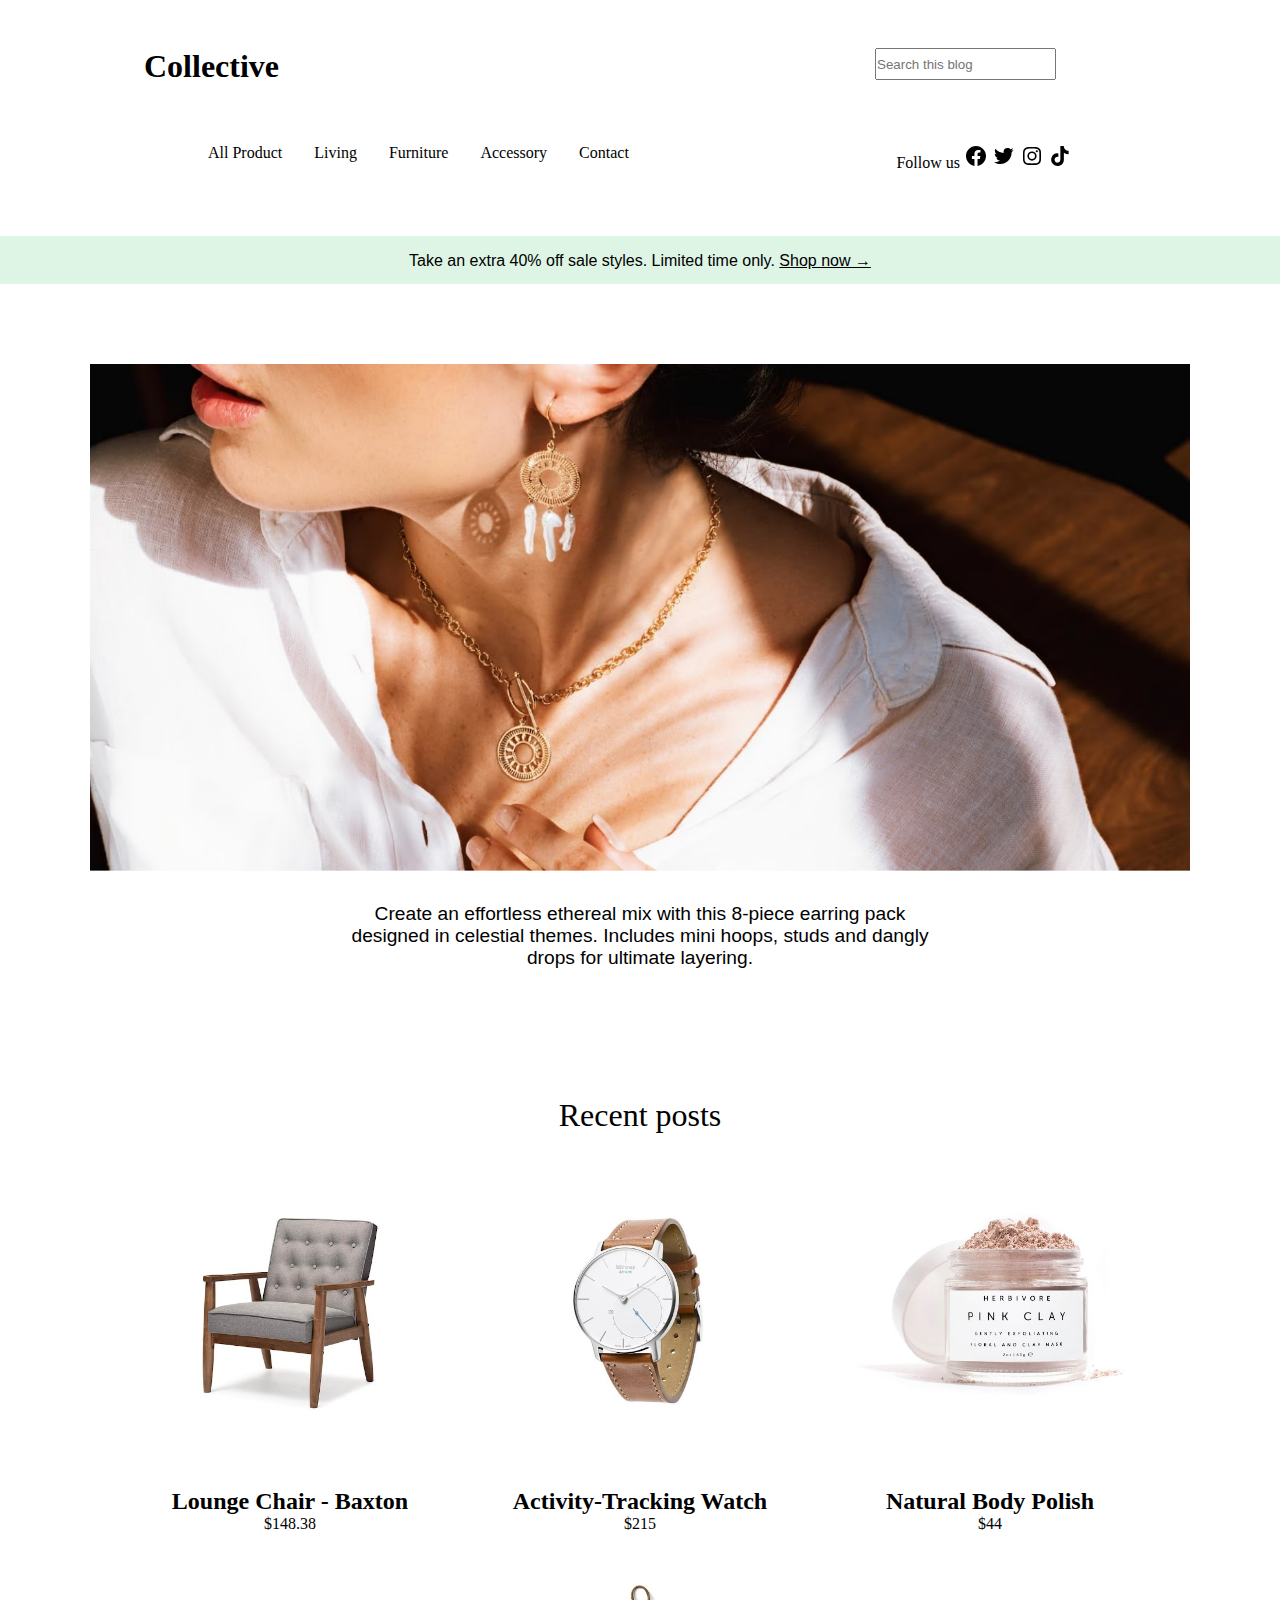
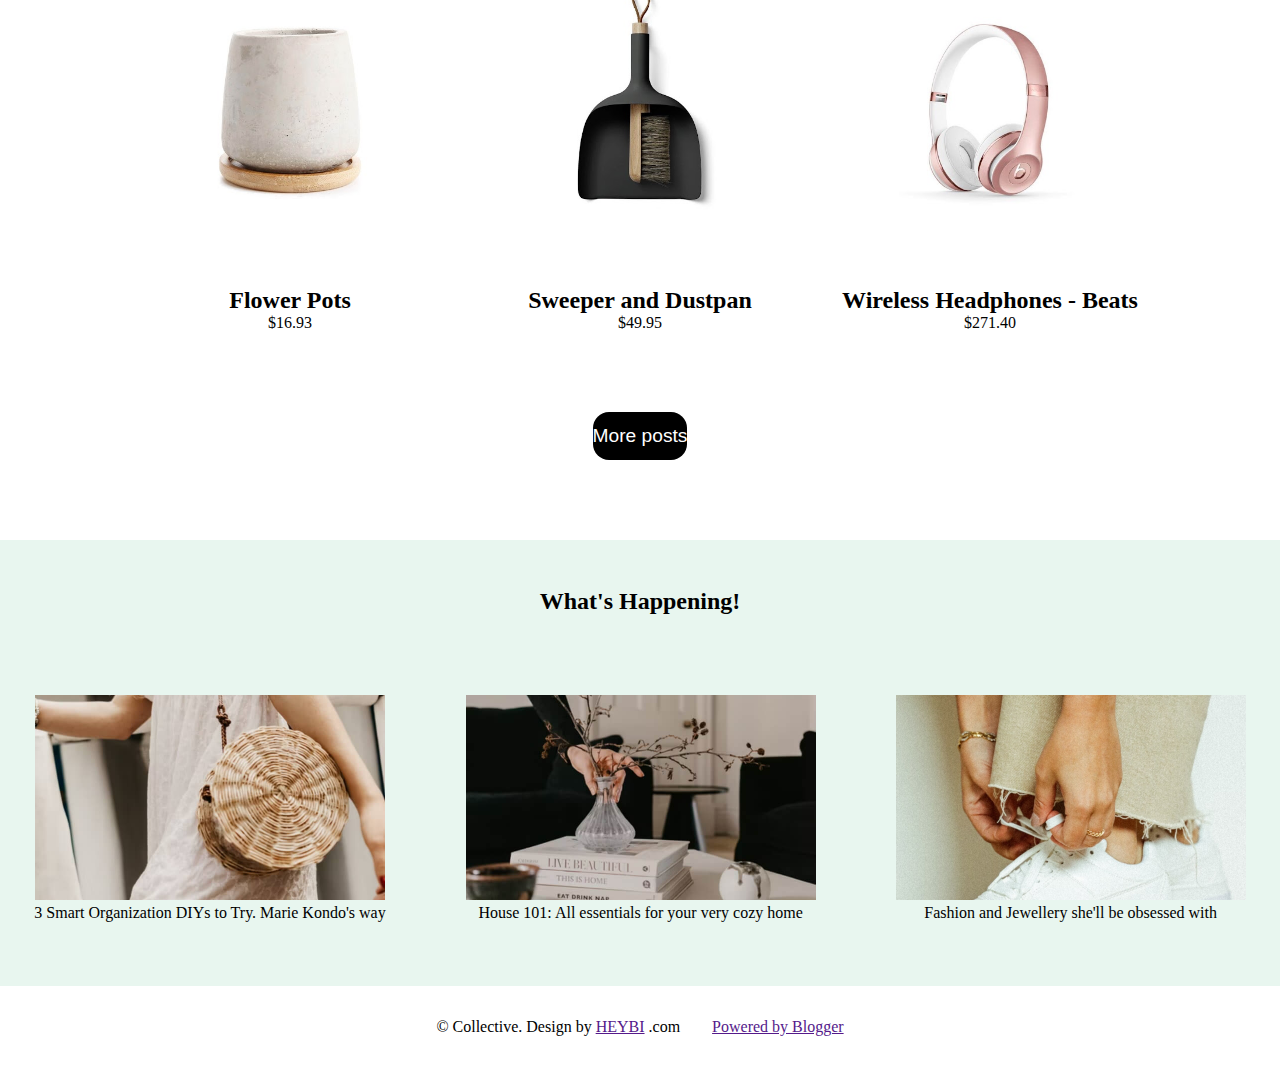
<file: index.html>
<!DOCTYPE html>
<html lang="en">

<head>
    <meta charset="UTF-8">
    <meta http-equiv="X-UA-Compatible" content="IE=edge">
    <meta name="viewport" content="width=device-width, initial-scale=1.0">
    <link rel="stylesheet" href="css/style.css">
    <title>Document</title>
</head>

<body>
    <nav>
        <div class="upper-div">
            <h2>Collective</h2>
            <input  type="text"  placeholder="Search this blog  "  >
        </div>
        <div class="a-div">
            <ul>
                <li><a href="atags/all.html">All Product</a></li>
                <li><a href="">Living</a></li>
                <li><a href="">Furniture</a></li>
                <li><a href="">Accessory</a></li>
                <li><a href="">Contact</a></li>
            </ul>
            <p>Follow us 
                <a href=""><img src="imges/bxl-facebook-circle.svg" alt=""></a>
                <a href=""><img src="imges/bxl-twitter.svg" alt=""></a>
                <a href=""><img src="imges/bxl-instagram.svg" alt=""></a>
                <a href=""><img src="imges/bxl-tiktok.svg" alt=""></a>
                
            </p>
        </div>

    </nav>

    <div class="sale">
        <p>Take an extra 40% off sale styles. Limited time only. <a href="shope">Shop now →</a> </p>
    </div>

    <div class="hero-img">
        <img src="imges/img-1.jpg" alt="">
        <p>Create an effortless ethereal mix with this 8-piece earring pack <br> designed in celestial themes. Includes
            mini hoops, studs and dangly <br> drops for ultimate layering.</p>
    </div>

    <div class="product">

        <h3>Recent posts</h3>
        <div class="contenor">
            <div>
                <a href=""><img src="imges/Sofa_01.jpg" alt=""></a>
                <h2>Lounge Chair - Baxton</h2>
                <p>$148.38</p>
            </div>
            <div>
                <a href=""><img src="imges/watch.jpg" alt=""></a>
                <h2>Activity-Tracking Watch</h2>
                <p>$215</p>
            </div>
            <div>

                <a href=""><img src="imges/Herbivore_01.jpg" alt=""></a>
                <h2>Natural Body Polish</h2>
                <p>$44</p>
            </div>
        </div>
        <div class="contaner-2">
            <div>
                <a href=""><img src="imges/Flowerpots_01 (1).jpg" alt=""></a>
                <h2>Flower Pots</h2>
                <p>$16.93</p>
            </div>
            <div>
                <a href=""><img src="imges/Sweeper_01 (1).jpg" alt=""></a>
                <h2>Sweeper and Dustpan</h2>
                <p>$49.95</p>
            </div>
            <div>
                <a href=""><img src="imges/Headphones_01 (1).jpg" alt=""></a>
                <h2>Wireless Headphones - Beats</h2>
                <p>$271.40</p>
            </div>
        </div>
        <div>
            <button class="button">More posts</button>
        </div>
    </div>

    <div class="f-div">
        <h3>What's Happening!</h3>
        <div class="fdiv">
            <div>
                <a href=""><img src="imges/img-banner-1.jpg" alt=""></a>
                <p>3 Smart Organization DIYs to Try. Marie Kondo's way</p>
            </div>
            <div>
                <a href=""><img src="imges/img-banner-2.jpg" alt=""></a>
                <p>House 101: All essentials for your very cozy home</p>
            </div>
            <div>
                <a href=""><img src="imges/img-banner-3.jpg" alt=""></a>
                <p>Fashion and Jewellery she'll be obsessed with</p>
            </div>
        </div>
    </div>

    <footer>
        <div>
            <p>© Collective. Design by <a href="">HEYBI</a> .com</p>
            <p> <a href="">Powered by Blogger</a></p>
        </div>


    </footer>


</body>

</html>
</file>
<file: css/style.css>
*{
    margin: 0;
    padding: 0;
    box-sizing: border-box;
}
body{
    width: 100;

}

/* --------------[nav bar]------------------------------------ */
nav{
    padding-top: 3rem;
    padding-left: 9rem;
    padding-right: 9rem;
    padding-bottom: 0;
    

}
.upper-div{
    display: flex;
    justify-content: space-between;
    height: 2rem;
    padding-right: 5rem;
}
.upper-div>h2{
    font-size:xx-large;
}
nav>.a-div{
    display: flex;
    flex-direction: row;
    justify-content: space-between;
    padding: 2rem;
}
.a-div>p{
    padding: 2rem;
}


nav>.a-div>ul{
    list-style: none;
    display: flex;
    flex-direction: row;
    gap: 2rem;
    padding: 2rem;
}
nav>.a-div>ul>li>a{
    text-decoration: none;
    color: black;
}
nav>.a-div>ul>li>a:hover{
    color: #E6B325;
}
a:hover{
    color: gold;
    transition-delay: 15ms;
    font-size: xx-large;
}

/* ------------------------------------------------------------ */

/* ------------------------------------------------------------- */

.sale{
    background-color: #DEF5E5;
    height: 3rem;
    display: flex;
    justify-content: center;
    padding-top : 1rem;
    font-family: 'Lucida Sans', 'Lucida Sans Regular', 'Lucida Grande', 'Lucida Sans Unicode', Geneva, Verdana, sans-serif;
}
.sale>p>a{
    color: black;
}
.sale>p>a:hover{
    font-size: larger;
    color: blueviolet;
}
/* ------------------------------------------------------------------------- */

.hero-img{
    padding: 5rem;
    display: flex;
    flex-direction: column;
    justify-content: center;
    align-items: center;
    text-align: center;
    
    
}

.hero-img>img{
    width: 1100px;
    padding-top: 0rem;
}
.hero-img>p{
    margin-top: 2rem;
    font-size: larger;
    font-family:'Franklin Gothic Medium', 'Arial Narrow', Arial, sans-serif;
    font-weight: 200;
    
    
}
/* ----------------------------------------------------------- */

.product > h3{
    display: flex;
    justify-content: center;
    margin-top: 3rem;
    font-size: xx-large;
    font-weight: 100;
}
/* ---------------------------------------------------------- */

.product>div{
    display: flex;
    flex-direction: row;
    justify-content: center;
    text-align: center;
    
}
.contenor> div > a> img{
    width: 350px;
}

.contenor> div > a> img:hover{
    width: 370px;
    transition-delay:.5000ms;

}

.contaner-2> div > a> img{
    width: 350px;
}

.contaner-2> div > a> img:hover{
    width: 360px;
    transition-delay:.50000ms;

}

.button{
    background-color: black;
    margin: 5rem;
    height: 3rem;
    font-size: larger;
    border-radius: 1rem;
    color: white;
    border: 0;
    cursor: pointer;
}

.button:hover{
    background-color: #E14D2A;
}

.f-div>h3{
   
    display: flex;
    justify-content: center;
    align-items: center;
    font-size:x-large;
    padding-top: 3rem;
}
.f-div{
    background-color: #E8F6EF;

}
.fdiv{
    display: flex;
    flex-direction: row;
    justify-content: center;
    text-align: center;
    gap: 5rem;
    padding-top: 5rem;
    padding-bottom: 4rem;
}
.fdiv>div>a>img{
    width: 350px;
}

footer > div{
    display: flex;
    flex-direction: row;
    justify-content: center;
    align-items: center;
    padding-top: 2rem;
    padding-bottom: 2rem;
    gap: 2rem;
}
</file>
